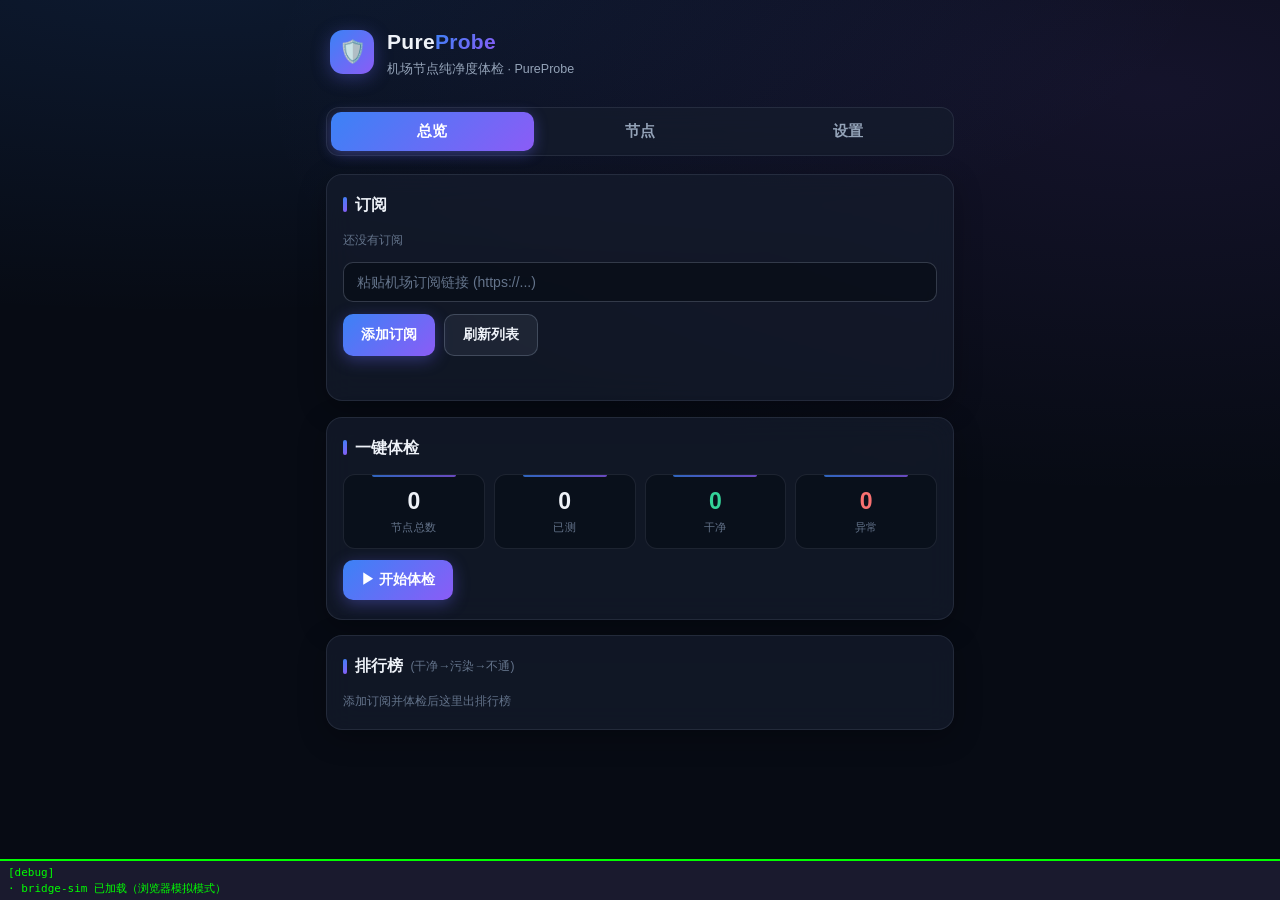
<file: app/src/main/assets/index.html>
<!DOCTYPE html>
<html lang="zh-CN">
<head>
<meta charset="UTF-8">
<meta name="viewport" content="width=device-width, initial-scale=1, viewport-fit=cover">
<title>PureProbe 节点体检</title>
<link rel="stylesheet" href="css/app.css">
</head>
<body>
<!-- 调试面板：业务JS崩溃也能显示错误（治理铁律） -->
<div id="debug-panel" style="position:fixed;bottom:0;left:0;right:0;z-index:9999;background:#1a1a2e;color:#0f0;font:11px/1.4 monospace;padding:4px 8px;display:none;max-height:35vh;overflow:auto;border-top:2px solid #0f0;">
  <div id="debug-panel-log">[debug]</div>
</div>
<script>
(function(){
  var panel = document.getElementById('debug-panel');
  var log = document.getElementById('debug-panel-log');
  var count = 0;
  window.__dbg = function(msg, isErr){
    panel.style.display = 'block';
    count++;
    var line = document.createElement('div');
    line.textContent = (isErr ? '\u2717 ' : '\u00b7 ') + String(msg).slice(0, 300);
    if (isErr) line.style.color = '#f55';
    log.appendChild(line);
    if (count > 50) { log.removeChild(log.firstChild); }
    panel.scrollTop = panel.scrollHeight;
  };
  window.onerror = function(msg, src, line, col){
    window.__dbg('JS错误: ' + msg + ' @' + (src||'').split('/').pop() + ':' + line + ':' + col, true);
  };
  window.addEventListener('unhandledrejection', function(e){
    window.__dbg('Promise拒绝: ' + (e.reason && e.reason.message || e.reason), true);
  });
  var toggle = 0;
  panel.addEventListener('click', function(){ if (++toggle % 2 === 0) panel.style.display = 'none'; });
})();
</script>

<div id="app">
  <header class="topbar">
    <div class="topbar-logo">🛡️</div>
    <div>
      <div class="topbar-title">Pure<em>Probe</em></div>
      <div class="topbar-sub">机场节点纯净度体检 · PureProbe</div>
    </div>
  </header>

  <nav class="tabs">
    <button class="tab active" data-tab="overview">总览</button>
    <button class="tab" data-tab="nodes">节点</button>
    <button class="tab" data-tab="settings">设置</button>
  </nav>

  <main id="tab-overview" class="tab-panel active">
    <section class="card">
      <h2>订阅</h2>
      <div id="sub-list"></div>
      <div class="row">
        <input type="url" id="sub-url-input" placeholder="粘贴机场订阅链接 (https://...)" autocomplete="off">
      </div>
      <div class="row">
        <button id="btn-add-sub" class="btn primary">添加订阅</button>
        <button id="btn-refresh-sub" class="btn">刷新列表</button>
      </div>
      <div id="sub-msg" class="msg"></div>
    </section>

    <section class="card">
      <h2>一键体检</h2>
      <div class="stat-grid">
        <div class="stat"><span id="stat-total">-</span><label>节点总数</label></div>
        <div class="stat"><span id="stat-tested">-</span><label>已测</label></div>
        <div class="stat"><span id="stat-clean">-</span><label>干净</label></div>
        <div class="stat"><span id="stat-bad">-</span><label>异常</label></div>
      </div>
      <div id="progress-wrap" class="progress-wrap hidden">
        <div class="progress-track"><div id="progress-bar" class="progress-bar"></div></div>
        <div id="progress-text" class="progress-text">待开始</div>
      </div>
      <div class="row">
        <button id="btn-start" class="btn primary">▶ 开始体检</button>
        <button id="btn-stop" class="btn danger hidden">■ 停止</button>
      </div>
    </section>

    <section class="card">
      <h2>排行榜 <span class="hint">(干净→污染→不通)</span></h2>
      <div id="rank-list" class="rank-list"></div>
    </section>
  </main>

  <main id="tab-nodes" class="tab-panel">
    <section class="card">
      <h2>全部节点 <span id="node-count" class="hint"></span></h2>
      <div class="row">
        <select id="filter-status">
          <option value="all">全部状态</option>
          <option value="clean">干净</option>
          <option value="polluted">污染</option>
          <option value="dead">不通</option>
          <option value="risky">高风险</option>
          <option value="unknown">未测</option>
        </select>
        <button id="btn-export" class="btn">导出干净节点</button>
      </div>
      <div id="node-list"></div>
    </section>
  </main>

  <main id="tab-settings" class="tab-panel">
    <section class="card">
      <h2>测试设置</h2>
      <label class="field">
        <span>并发数 (1-16，默认 8)</span>
        <input type="number" id="set-concurrency" min="1" max="16" value="8">
      </label>
      <label class="field">
        <span>单请求超时（秒）</span>
        <input type="number" id="set-timeout" min="2" max="15" value="5">
      </label>
      <label class="field">
        <span>缓存有效期（小时）</span>
        <input type="number" id="set-cache-hrs" min="1" max="168" value="24">
      </label>
      <label class="field checkbox">
        <input type="checkbox" id="set-incremental" checked>
        <span>增量模式（缓存内已测节点跳过）</span>
      </label>
      <div class="row">
        <button id="btn-save-settings" class="btn primary">保存设置</button>
        <button id="btn-clear-cache" class="btn danger">清除缓存</button>
      </div>
      <div id="set-msg" class="msg"></div>
    </section>
    <section class="card">
      <h2>关于</h2>
      <p class="hint">PureProbe v0.1.0 · mihomo 内核 (GPLv3)</p>
      <p class="hint">测试流量极小：每节点每轮 ≤3 个 204 探活请求</p>
      <p class="hint">订阅链接仅存本机，不上传任何服务器</p>
    </section>
    <section class="card">
      <h2>日志</h2>
      <div id="log-list" class="log-list"></div>
    </section>
  </main>
</div>

<script src="js/state.js"></script>
<script src="js/bridge-sim.js"></script>
<script src="js/bridge.js"></script>
<script src="js/render.js"></script>
<script src="js/test.js"></script>
<script src="js/init.js"></script>
</body>
</html>
</file>
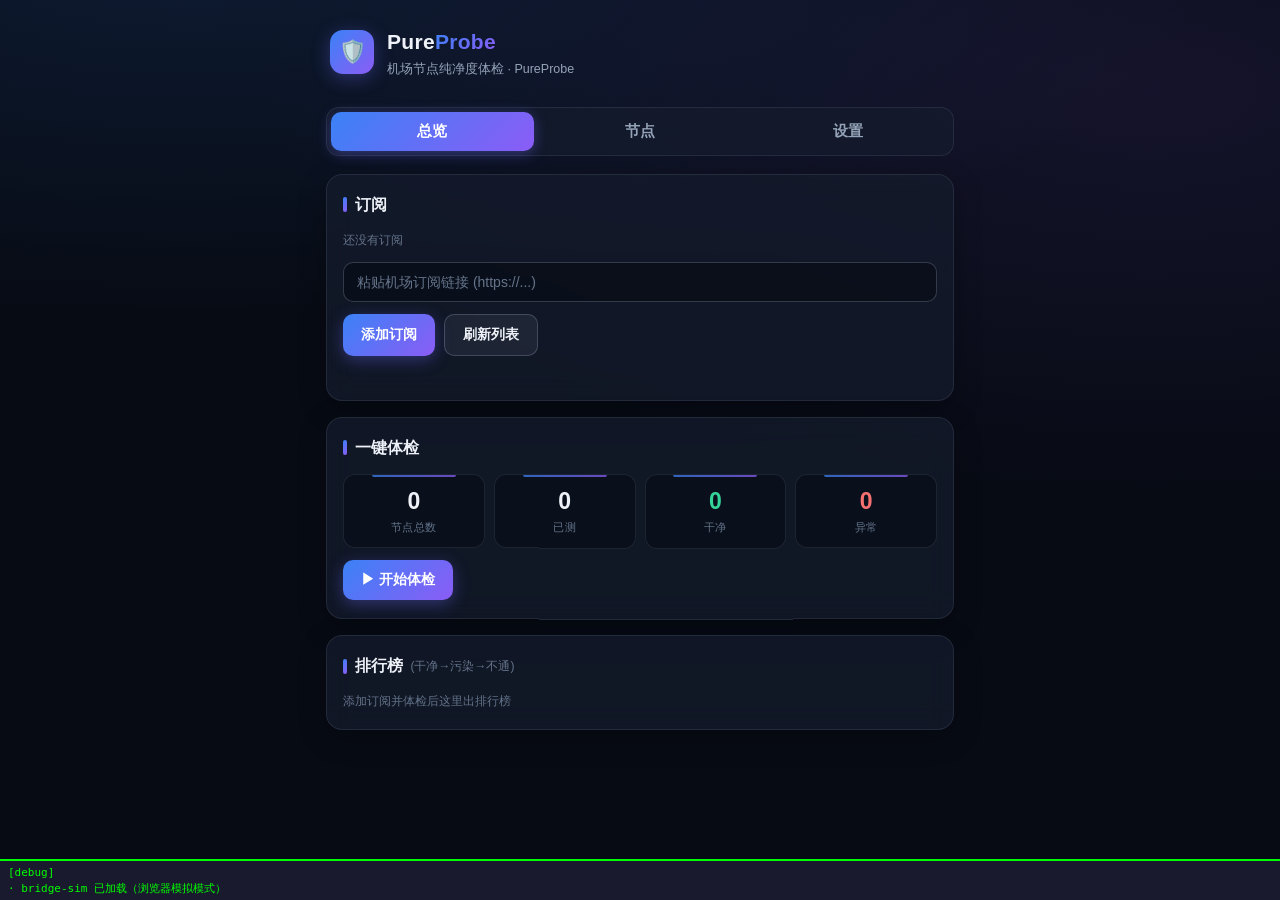
<file: preview/PureProbe-preview.html>
<!DOCTYPE html>
<html lang="zh-CN">
<head>
<meta charset="UTF-8">
<meta name="viewport" content="width=device-width, initial-scale=1, viewport-fit=cover">
<title>PureProbe 节点体检</title>
<style>
/* PureProbe app.css — v2 视觉升级：玻璃拟态 + 渐变高光 + 精致细节 */
:root {
  --bg: #070b14;
  --bg-glow-1: rgba(56, 130, 246, 0.13);
  --bg-glow-2: rgba(139, 92, 246, 0.10);
  --card: rgba(22, 28, 45, 0.72);
  --card-solid: #161c2d;
  --border: rgba(148, 163, 184, 0.14);
  --border-bright: rgba(148, 163, 184, 0.30);
  --text: #eef2f8;
  --dim: #94a3b8;
  --faint: #64748b;
  --green: #34d399;
  --red: #f87171;
  --yellow: #fbbf24;
  --blue: #60a5fa;
  --purple: #a78bfa;
  --accent-grad: linear-gradient(135deg, #3b82f6 0%, #8b5cf6 100%);
  --radius: 16px;
  --radius-sm: 10px;
}
* { box-sizing: border-box; margin: 0; padding: 0; -webkit-tap-highlight-color: transparent; }
html { scroll-behavior: smooth; }
body {
  background: var(--bg);
  color: var(--text);
  font: 15px/1.55 -apple-system, "PingFang SC", "HarmonyOS Sans", "Microsoft YaHei", sans-serif;
  padding-bottom: 48px;
  min-height: 100vh;
  background-image:
    radial-gradient(ellipse 80% 40% at 15% -5%, var(--bg-glow-1), transparent),
    radial-gradient(ellipse 70% 45% at 90% 10%, var(--bg-glow-2), transparent);
  background-attachment: fixed;
}
#app { max-width: 660px; margin: 0 auto; padding: 0 16px; }

/* ===== 顶栏 ===== */
.topbar {
  padding: 26px 4px 14px;
  display: flex; align-items: center; gap: 13px;
}
.topbar-logo {
  width: 44px; height: 44px; border-radius: 13px;
  background: var(--accent-grad);
  display: flex; align-items: center; justify-content: center;
  font-size: 22px;
  box-shadow: 0 4px 18px rgba(99, 102, 241, 0.35);
}
.topbar-title { font-size: 21px; font-weight: 800; letter-spacing: 0.3px; }
.topbar-title em {
  font-style: normal;
  background: var(--accent-grad);
  -webkit-background-clip: text; background-clip: text;
  -webkit-text-fill-color: transparent;
}
.topbar-sub { color: var(--dim); font-size: 12.5px; margin-top: 1px; }

/* ===== Tabs ===== */
.tabs {
  display: flex; gap: 5px; margin: 14px 0 18px;
  background: var(--card); border: 1px solid var(--border);
  border-radius: 13px; padding: 4px;
  backdrop-filter: blur(14px); -webkit-backdrop-filter: blur(14px);
}
.tab {
  flex: 1; padding: 10px 0; background: transparent; color: var(--dim);
  border: none; border-radius: 10px; font-size: 14.5px; font-weight: 600;
  cursor: pointer; transition: all 0.22s ease;
}
.tab.active {
  color: #fff; background: var(--accent-grad);
  box-shadow: 0 3px 14px rgba(99, 102, 241, 0.4);
}

.tab-panel { display: none; animation: fadeIn 0.28s ease; }
.tab-panel.active { display: block; }
@keyframes fadeIn { from { opacity: 0; transform: translateY(6px); } to { opacity: 1; transform: none; } }

/* ===== 卡片 ===== */
.card {
  background: var(--card);
  border: 1px solid var(--border);
  border-radius: var(--radius);
  padding: 18px 16px; margin-bottom: 16px;
  backdrop-filter: blur(14px); -webkit-backdrop-filter: blur(14px);
  box-shadow: 0 8px 28px rgba(0, 0, 0, 0.28);
}
.card h2 {
  font-size: 15.5px; font-weight: 700; margin-bottom: 14px;
  display: flex; align-items: center; gap: 8px;
}
.card h2::before {
  content: ""; width: 3.5px; height: 15px; border-radius: 2px;
  background: var(--accent-grad); flex-shrink: 0;
}
.hint { color: var(--faint); font-size: 12px; font-weight: 400; }

/* ===== 布局 ===== */
.row { display: flex; gap: 9px; margin-top: 12px; }
.row input[type=url], .row input[type=text] { flex: 1; }
.msg { min-height: 18px; font-size: 13px; margin-top: 8px; }
.msg.ok { color: var(--green); }
.msg.err { color: var(--red); }
.hidden { display: none !important; }

/* ===== 控件 ===== */
input[type=url], input[type=number], input[type=text], select {
  background: rgba(7, 11, 20, 0.65); color: var(--text);
  border: 1px solid var(--border-bright);
  border-radius: var(--radius-sm); padding: 11px 13px; font-size: 14px; width: 100%;
  transition: border-color 0.2s, box-shadow 0.2s;
  outline: none;
}
input:focus, select:focus {
  border-color: var(--blue);
  box-shadow: 0 0 0 3px rgba(96, 165, 250, 0.15);
}
input::placeholder { color: var(--faint); }
select { appearance: none; -webkit-appearance: none;
  background-image: url("data:image/svg+xml,%3Csvg xmlns='http://www.w3.org/2000/svg' width='10' height='6'%3E%3Cpath d='M1 1l4 4 4-4' stroke='%2394a3b8' stroke-width='1.6' fill='none' stroke-linecap='round'/%3E%3C/svg%3E");
  background-repeat: no-repeat; background-position: right 12px center;
  padding-right: 32px;
}
.field { display: block; margin-bottom: 13px; }
.field > span { display: block; font-size: 12.5px; color: var(--dim); margin-bottom: 5px; }
.field.checkbox { display: flex; align-items: center; gap: 9px; }
.field.checkbox input { width: auto; accent-color: #6366f1; transform: scale(1.25); }
.field.checkbox span { margin: 0; font-size: 14px; color: var(--text); }

.btn {
  background: rgba(148, 163, 184, 0.10); color: var(--text);
  border: 1px solid var(--border-bright);
  border-radius: var(--radius-sm); padding: 11px 18px;
  font-size: 14px; font-weight: 600; cursor: pointer;
  transition: all 0.18s ease;
}
.btn:active { transform: scale(0.96); }
.btn.primary {
  background: var(--accent-grad); border: none; color: #fff;
  box-shadow: 0 4px 16px rgba(99, 102, 241, 0.38);
}
.btn.danger { background: rgba(239, 68, 68, 0.14); border-color: rgba(239, 68, 68, 0.4); color: #fca5a5; }
.btn.tiny { padding: 5px 12px; font-size: 12px; border-radius: 8px; }

/* ===== 统计四宫格 ===== */
.stat-grid { display: grid; grid-template-columns: repeat(4, 1fr); gap: 9px; margin: 4px 0 6px; }
.stat {
  background: rgba(7, 11, 20, 0.55); border: 1px solid var(--border);
  border-radius: 12px; padding: 13px 4px 10px; text-align: center;
  position: relative; overflow: hidden;
}
.stat::before {
  content: ""; position: absolute; top: 0; left: 20%; right: 20%; height: 2px;
  border-radius: 0 0 3px 3px; background: var(--accent-grad); opacity: 0.75;
}
.stat span { font-size: 23px; font-weight: 800; display: block; line-height: 1.15; font-variant-numeric: tabular-nums; }
.stat:last-child span { color: var(--red); }
.stat:nth-child(3) span { color: var(--green); }
.stat label { font-size: 10.5px; color: var(--faint); letter-spacing: 0.4px; }

/* ===== 进度条 ===== */
.progress-wrap { margin-top: 14px; }
.progress-track {
  background: rgba(7, 11, 20, 0.65); border: 1px solid var(--border);
  border-radius: 99px; height: 12px; overflow: hidden;
}
.progress-bar {
  background: var(--accent-grad);
  height: 100%; width: 0; border-radius: 99px;
  transition: width 0.35s cubic-bezier(0.4, 0, 0.2, 1);
  position: relative;
}
.progress-bar::after {
  content: ""; position: absolute; inset: 0;
  background: linear-gradient(90deg, transparent, rgba(255,255,255,0.25), transparent);
  animation: shimmer 1.4s infinite;
}
@keyframes shimmer { from { transform: translateX(-100%); } to { transform: translateX(100%); } }
.progress-text { font-size: 12.5px; color: var(--dim); margin-top: 7px; font-variant-numeric: tabular-nums; }

/* ===== 订阅列表 ===== */
.sub-item {
  display: flex; align-items: center; justify-content: space-between;
  padding: 11px 2px; border-bottom: 1px solid var(--border);
}
.sub-item:last-child { border-bottom: none; }
.sub-main b { font-size: 14px; }
.sub-item .btn.tiny { background: rgba(239, 68, 68, 0.10); border-color: rgba(239, 68, 68, 0.3); color: #fca5a5; }

/* ===== 节点行 ===== */
.node-row {
  display: flex; align-items: center; gap: 11px;
  padding: 11px 13px; border: 1px solid var(--border);
  border-radius: 13px; margin-bottom: 8px;
  background: rgba(7, 11, 20, 0.5);
  transition: border-color 0.2s;
}
.node-row .rank {
  color: var(--purple); font-weight: 800; min-width: 26px; text-align: center;
  font-size: 15px; font-variant-numeric: tabular-nums;
}
.node-main { flex: 1; min-width: 0; }
.node-main b { display: block; font-size: 14px; white-space: nowrap; overflow: hidden; text-overflow: ellipsis; }
.node-main .hint { font-size: 11.5px; margin-top: 1px; }
.node-status {
  font-size: 11.5px; font-weight: 600; white-space: nowrap;
  padding: 4px 9px; border-radius: 99px;
}
.st-clean  { border-left: 3px solid var(--green); }
.st-clean  .node-status { background: rgba(52, 211, 153, 0.13); color: var(--green); }
.st-polluted { border-left: 3px solid var(--yellow); }
.st-polluted .node-status { background: rgba(251, 191, 36, 0.12); color: var(--yellow); }
.st-dead { border-left: 3px solid var(--red); opacity: 0.62; }
.st-dead .node-status { background: rgba(248, 113, 113, 0.12); color: var(--red); }
.st-risky { border-left: 3px solid var(--red); }
.st-risky .node-status { background: rgba(248, 113, 113, 0.12); color: var(--red); }
.st-unknown { border-left: 3px solid var(--border-bright); }
.st-unknown .node-status { background: rgba(148, 163, 184, 0.10); color: var(--faint); }

/* ===== 日志 ===== */
.log-list {
  max-height: 230px; overflow: auto;
  background: rgba(7, 11, 20, 0.6); border: 1px solid var(--border);
  border-radius: var(--radius-sm); padding: 9px 11px;
  font: 11.5px/1.7 ui-monospace, "SF Mono", monospace; color: var(--dim);
}
.log-line { border-bottom: 1px dashed rgba(148, 163, 184, 0.12); padding: 3px 0; word-break: break-all; }
.log-line:last-child { border-bottom: none; }

/* ===== 滚动条 ===== */
::-webkit-scrollbar { width: 5px; height: 5px; }
::-webkit-scrollbar-thumb { background: rgba(148, 163, 184, 0.25); border-radius: 3px; }
::-webkit-scrollbar-track { background: transparent; }

</style>
</head>
<body>
<!-- 调试面板：业务JS崩溃也能显示错误（治理铁律） -->
<div id="debug-panel" style="position:fixed;bottom:0;left:0;right:0;z-index:9999;background:#1a1a2e;color:#0f0;font:11px/1.4 monospace;padding:4px 8px;display:none;max-height:35vh;overflow:auto;border-top:2px solid #0f0;">
  <div id="debug-panel-log">[debug]</div>
</div>
<script>
(function(){
  var panel = document.getElementById('debug-panel');
  var log = document.getElementById('debug-panel-log');
  var count = 0;
  window.__dbg = function(msg, isErr){
    panel.style.display = 'block';
    count++;
    var line = document.createElement('div');
    line.textContent = (isErr ? '\u2717 ' : '\u00b7 ') + String(msg).slice(0, 300);
    if (isErr) line.style.color = '#f55';
    log.appendChild(line);
    if (count > 50) { log.removeChild(log.firstChild); }
    panel.scrollTop = panel.scrollHeight;
  };
  window.onerror = function(msg, src, line, col){
    window.__dbg('JS错误: ' + msg + ' @' + (src||'').split('/').pop() + ':' + line + ':' + col, true);
  };
  window.addEventListener('unhandledrejection', function(e){
    window.__dbg('Promise拒绝: ' + (e.reason && e.reason.message || e.reason), true);
  });
  var toggle = 0;
  panel.addEventListener('click', function(){ if (++toggle % 2 === 0) panel.style.display = 'none'; });
})();
</script>

<div id="app">
  <header class="topbar">
    <div class="topbar-logo">🛡️</div>
    <div>
      <div class="topbar-title">Pure<em>Probe</em></div>
      <div class="topbar-sub">机场节点纯净度体检 · PureProbe</div>
    </div>
  </header>

  <nav class="tabs">
    <button class="tab active" data-tab="overview">总览</button>
    <button class="tab" data-tab="nodes">节点</button>
    <button class="tab" data-tab="settings">设置</button>
  </nav>

  <main id="tab-overview" class="tab-panel active">
    <section class="card">
      <h2>订阅</h2>
      <div id="sub-list"></div>
      <div class="row">
        <input type="url" id="sub-url-input" placeholder="粘贴机场订阅链接 (https://...)" autocomplete="off">
      </div>
      <div class="row">
        <button id="btn-add-sub" class="btn primary">添加订阅</button>
        <button id="btn-refresh-sub" class="btn">刷新列表</button>
      </div>
      <div id="sub-msg" class="msg"></div>
    </section>

    <section class="card">
      <h2>一键体检</h2>
      <div class="stat-grid">
        <div class="stat"><span id="stat-total">-</span><label>节点总数</label></div>
        <div class="stat"><span id="stat-tested">-</span><label>已测</label></div>
        <div class="stat"><span id="stat-clean">-</span><label>干净</label></div>
        <div class="stat"><span id="stat-bad">-</span><label>异常</label></div>
      </div>
      <div id="progress-wrap" class="progress-wrap hidden">
        <div class="progress-track"><div id="progress-bar" class="progress-bar"></div></div>
        <div id="progress-text" class="progress-text">待开始</div>
      </div>
      <div class="row">
        <button id="btn-start" class="btn primary">▶ 开始体检</button>
        <button id="btn-stop" class="btn danger hidden">■ 停止</button>
      </div>
    </section>

    <section class="card">
      <h2>排行榜 <span class="hint">(干净→污染→不通)</span></h2>
      <div id="rank-list" class="rank-list"></div>
    </section>
  </main>

  <main id="tab-nodes" class="tab-panel">
    <section class="card">
      <h2>全部节点 <span id="node-count" class="hint"></span></h2>
      <div class="row">
        <select id="filter-status">
          <option value="all">全部状态</option>
          <option value="clean">干净</option>
          <option value="polluted">污染</option>
          <option value="dead">不通</option>
          <option value="risky">高风险</option>
          <option value="unknown">未测</option>
        </select>
        <button id="btn-export" class="btn">导出干净节点</button>
      </div>
      <div id="node-list"></div>
    </section>
  </main>

  <main id="tab-settings" class="tab-panel">
    <section class="card">
      <h2>测试设置</h2>
      <label class="field">
        <span>并发数 (1-16，默认 8)</span>
        <input type="number" id="set-concurrency" min="1" max="16" value="8">
      </label>
      <label class="field">
        <span>单请求超时（秒）</span>
        <input type="number" id="set-timeout" min="2" max="15" value="5">
      </label>
      <label class="field">
        <span>缓存有效期（小时）</span>
        <input type="number" id="set-cache-hrs" min="1" max="168" value="24">
      </label>
      <label class="field checkbox">
        <input type="checkbox" id="set-incremental" checked>
        <span>增量模式（缓存内已测节点跳过）</span>
      </label>
      <div class="row">
        <button id="btn-save-settings" class="btn primary">保存设置</button>
        <button id="btn-clear-cache" class="btn danger">清除缓存</button>
      </div>
      <div id="set-msg" class="msg"></div>
    </section>
    <section class="card">
      <h2>关于</h2>
      <p class="hint">PureProbe v0.1.0 · mihomo 内核 (GPLv3)</p>
      <p class="hint">测试流量极小：每节点每轮 ≤3 个 204 探活请求</p>
      <p class="hint">订阅链接仅存本机，不上传任何服务器</p>
    </section>
    <section class="card">
      <h2>日志</h2>
      <div id="log-list" class="log-list"></div>
    </section>
  </main>
</div>


<script>
/* PureProbe state.js — 全局状态，无 DOM 依赖 */
window.PureState = {
  subs: [],            // [{id, url, name, nodeCount, addedAt}]
  nodes: [],           // [{name, type, server, status, latency, exitIp, riskLevel, checkedAt}]
  settings: {
    concurrency: 8,
    timeoutSec: 5,
    cacheHours: 24,
    incremental: true
  },
  testing: false,
  progress: { tested: 0, total: 0, current: '' },

  load() {
    try {
      var raw = localStorage.getItem('pureprobe_state');
      if (raw) {
        var d = JSON.parse(raw);
        if (d.subs) this.subs = d.subs;
        if (d.nodes) this.nodes = d.nodes;
        if (d.settings) Object.assign(this.settings, d.settings);
      }
    } catch (e) { if (window.__dbg) __dbg('state.load: ' + e.message, true); }
  },
  save() {
    try {
      localStorage.setItem('pureprobe_state', JSON.stringify({
        subs: this.subs,
        nodes: this.nodes,
        settings: this.settings
      }));
    } catch (e) { if (window.__dbg) __dbg('state.save: ' + e.message, true); }
  },
  activeSub() {
    return this.subs.length ? this.subs[this.subs.length - 1] : null;
  },
  nodeByName(name) {
    for (var i = 0; i < this.nodes.length; i++) if (this.nodes[i].name === name) return this.nodes[i];
    return null;
  },
  summary() {
    var s = { total: this.nodes.length, tested: 0, clean: 0, bad: 0 };
    this.nodes.forEach(function (n) {
      if (n.status && n.status !== 'unknown') {
        s.tested++;
        if (n.status === 'clean') s.clean++; else s.bad++;
      }
    });
    return s;
  }
};

/* PureProbe bridge-sim.js — 浏览器模拟桥接（真机存在 window.AndroidPure 则跳过）
 * 与 bridge.js / JavaBridge 三处方法名必须一一对应（PROJECT_RULES） */
(function () {
  if (window.AndroidPure) return; // 真机环境，不用模拟

  var SIM_NODES = [
    { name: 'HK-01 IEPL', type: 'trojan', server: 'hk1.example.com' },
    { name: 'HK-02 IEPL', type: 'trojan', server: 'hk2.example.com' },
    { name: 'JP-01 BGP', type: 'vmess', server: 'jp1.example.com' },
    { name: 'SG-01', type: 'ss', server: 'sg1.example.com' },
    { name: 'US-01', type: 'vless', server: 'us1.example.com' },
    { name: 'TW-01', type: 'trojan', server: 'tw1.example.com' }
  ];
  // 模拟污染剧本：0死 1污染 2干净 3高风险 4干净 5不通
  var SIM_OUTCOME = ['dead', 'polluted', 'clean', 'risky', 'clean', 'dead'];

  var sim = {
    getSubs: function () {
      return JSON.stringify(window.PureState ? window.PureState.subs : []);
    },
    addSubscription: function (url) {
      var subs = window.PureState ? window.PureState.subs : [];
      var resp;
      if (!/^https?:\/\//.test(url)) {
        resp = { ok: false, error: 'URL 格式不对' };
      } else if (subs.some(function (s) { return s.url === url; })) {
        // 与真机一致：已存在 = 自动重拉（模拟直接成功）
        resp = { ok: true, count: SIM_NODES.length, nodes: SIM_NODES };
      } else {
        var sub = { id: 'sub-' + Date.now(), url: url, name: '模拟订阅', nodeCount: SIM_NODES.length, addedAt: Date.now() };
        subs.push(sub);
        resp = { ok: true, count: SIM_NODES.length, nodes: SIM_NODES };
      }
      // 与真机异步路径一致：走 onPureSubReady 回调
      setTimeout(function () { window.onPureSubReady && window.onPureSubReady(JSON.stringify(resp)); }, 100);
      return JSON.stringify({ ok: true, async: true });
    },
    removeSubscription: function (id) {
      var subs = window.PureState ? window.PureState.subs : [];
      window.PureState.subs = subs.filter(function (s) { return s.id !== id; });
      return JSON.stringify({ ok: true });
    },
    refreshSubscription: function (id) {
      var resp = { ok: true, count: SIM_NODES.length, nodes: SIM_NODES };
      setTimeout(function () { window.onPureSubReady && window.onPureSubReady(JSON.stringify(resp)); }, 100);
      return JSON.stringify({ ok: true, async: true });
    },
    getNodes: function () {
      return JSON.stringify(window.PureState ? window.PureState.nodes : []);
    },
    startTest: function (nodeNamesJson, concurrency, timeoutSec, incremental) {
      var names = JSON.parse(nodeNamesJson);
      var nodes = window.PureState.nodes;
      var i = 0;
      var timer = setInterval(function () {
        if (i >= names.length || (window.PureState && !window.PureState.testing)) {
          clearInterval(timer);
          window.onPureTestDone && window.onPureTestDone(JSON.stringify({ ok: true, tested: i }));
          return;
        }
        var n = window.PureState.nodeByName(names[i]);
        if (n) {
          n.status = SIM_OUTCOME[i % SIM_OUTCOME.length];
          n.latency = n.status === 'clean' ? 100 + i * 37 : null;
          n.exitIp = n.status === 'dead' ? null : '104.28.' + (i + 1) + '.' + (10 + i);
          n.riskLevel = n.status === 'risky' ? 'high' : (n.status === 'clean' ? 'low' : null);
          n.checkedAt = Date.now();
        }
        i++;
        window.onPureProgress && window.onPureProgress(JSON.stringify({
          tested: i, total: names.length, current: n ? n.name : ''
        }));
      }, 700); // 模拟每节点 0.7s
      return JSON.stringify({ ok: true });
    },
    stopTest: function () {
      if (window.PureState) window.PureState.testing = false;
      return JSON.stringify({ ok: true });
    },
    clearCache: function () {
      var nodes = window.PureState ? window.PureState.nodes : [];
      nodes.forEach(function (n) { n.status = 'unknown'; n.latency = null; n.exitIp = null; n.riskLevel = null; n.checkedAt = null; });
      return JSON.stringify({ ok: true });
    },
    saveSettings: function (json) {
      if (window.PureState) Object.assign(window.PureState.settings, JSON.parse(json));
      return JSON.stringify({ ok: true });
    },
    getSettings: function () {
      return JSON.stringify(window.PureState ? window.PureState.settings : {});
    }
  };

  window.AndroidPure = sim;
  window.AndroidPure.__sim = true; // 标记模拟模式，init.js 用于显示
  if (window.__dbg) __dbg('bridge-sim 已加载（浏览器模拟模式）');
})();

/* PureProbe bridge.js — JS 侧统一桥接封装。方法名与 bridge-sim.js / JavaBridge 一一对应 */
window.PureBridge = {
  call: function (method) {
    var args = Array.prototype.slice.call(arguments, 1);
    if (!window.AndroidPure || typeof window.AndroidPure[method] !== 'function') {
      return Promise.reject(new Error('桥接方法不存在: ' + method));
    }
    try {
      var raw = window.AndroidPure[method].apply(window.AndroidPure, args);
      var data = typeof raw === 'string' ? JSON.parse(raw) : raw;
      return Promise.resolve(data);
    } catch (e) {
      if (window.__dbg) __dbg('bridge.' + method + ': ' + e.message, true);
      return Promise.reject(e);
    }
  },
  // 便捷方法（与 JavaBridge/bridge-sim 方法名对应）
  getSubs: function () { return this.call('getSubs'); },
  addSubscription: function (url) { return this.call('addSubscription', url); },
  removeSubscription: function (id) { return this.call('removeSubscription', id); },
  refreshSubscription: function (id) { return this.call('refreshSubscription', id); },
  getNodes: function () { return this.call('getNodes'); },
  startTest: function (nodeNames, concurrency, timeoutSec, incremental) {
    return this.call('startTest', JSON.stringify(nodeNames), concurrency, timeoutSec, incremental);
  },
  stopTest: function () { return this.call('stopTest'); },
  clearCache: function () { return this.call('clearCache'); },
  saveSettings: function (settings) { return this.call('saveSettings', JSON.stringify(settings)); },
  getSettings: function () { return this.call('getSettings'); },

  // 原生回调入口（Java 调 window.onPureProgress / onPureTestDone / onPureSubReady，传 JSON 字符串）
  _progressCb: null, _doneCb: null, _subReadyCb: null,
  onProgress: function (cb) { this._progressCb = cb; },
  onDone: function (cb) { this._doneCb = cb; },
  onSubReady: function (cb) { this._subReadyCb = cb; }
};

window.onPureProgress = function (json) {
  try { PureBridge._progressCb && PureBridge._progressCb(JSON.parse(json)); }
  catch (e) { __dbg('onPureProgress: ' + e.message, true); }
};
window.onPureTestDone = function (json) {
  try { PureBridge._doneCb && PureBridge._doneCb(JSON.parse(json)); }
  catch (e) { __dbg('onPureTestDone: ' + e.message, true); }
};
window.onPureSubReady = function (json) {
  try { PureBridge._subReadyCb && PureBridge._subReadyCb(JSON.parse(json)); }
  catch (e) { __dbg('onPureSubReady: ' + e.message, true); }
};

/* PureProbe render.js — 全部 DOM 渲染。禁止未转义 innerHTML（用 esc()） */
(function () {
  function esc(s) {
    return String(s == null ? '' : s).replace(/[&<>"']/g, function (c) {
      return { '&': '&amp;', '<': '&lt;', '>': '&gt;', '"': '&quot;', "'": '&#39;' }[c];
    });
  }

  var STATUS_LABEL = { clean: '✅ 干净', polluted: '⚠️ 污染', dead: '⛔ 不通', risky: '🚫 高风险', unknown: '— 未测' };
  var STATUS_CLASS = { clean: 'st-clean', polluted: 'st-polluted', dead: 'st-dead', risky: 'st-risky', unknown: 'st-unknown' };
  var STATUS_ORDER = { clean: 0, polluted: 1, risky: 2, dead: 3, unknown: 4 };

  function el(id) { return document.getElementById(id); }

  window.PureRender = {
    esc: esc,

    renderSubs: function () {
      var box = el('sub-list');
      var subs = PureState.subs;
      if (!subs.length) { box.innerHTML = '<div class="hint">还没有订阅</div>'; return; }
      box.innerHTML = subs.map(function (s) {
        return '<div class="sub-item" data-id="' + esc(s.id) + '">' +
          '<div class="sub-main"><b>' + esc(s.name) + '</b>' +
          '<span class="hint"> ' + (s.nodeCount || '?') + ' 节点</span></div>' +
          '<button class="btn tiny btn-ref-sub" data-id="' + esc(s.id) + '">刷新</button>' +
          '<button class="btn tiny btn-del-sub" data-id="' + esc(s.id) + '">删除</button>' +
          '</div>';
      }).join('');
    },

    renderStats: function () {
      var s = PureState.summary();
      el('stat-total').textContent = s.total;
      el('stat-tested').textContent = s.tested;
      el('stat-clean').textContent = s.clean;
      el('stat-bad').textContent = s.bad;
    },

    renderProgress: function () {
      var p = PureState.progress;
      var wrap = el('progress-wrap');
      if (PureState.testing) wrap.classList.remove('hidden'); else wrap.classList.add('hidden');
      var pct = p.total ? Math.round(p.tested / p.total * 100) : 0;
      el('progress-bar').style.width = pct + '%';
      el('progress-text').textContent = PureState.testing
        ? ('测试中 ' + p.tested + '/' + p.total + ' · ' + (p.current || '…'))
        : (p.total ? '完成 ' + p.tested + '/' + p.total : '待开始');
      el('btn-start').classList.toggle('hidden', PureState.testing);
      el('btn-stop').classList.toggle('hidden', !PureState.testing);
    },

    nodeRow: function (n, rank) {
      var lat = n.latency != null ? n.latency + 'ms' : '—';
      var ip = n.exitIp || '—';
      var rankStr = rank != null ? '<span class="rank">' + rank + '</span>' : '';
      return '<div class="node-row ' + STATUS_CLASS[n.status || 'unknown'] + '">' +
        rankStr +
        '<div class="node-main"><b>' + esc(n.name) + '</b>' +
        '<span class="hint">' + esc(n.type || '') + ' · ' + esc(ip) + ' · ' + lat + '</span></div>' +
        '<span class="node-status">' + (STATUS_LABEL[n.status || 'unknown']) + '</span>' +
        '</div>';
    },

    renderRank: function () {
      var box = el('rank-list');
      var list = PureState.nodes.slice().sort(function (a, b) {
        var oa = STATUS_ORDER[a.status || 'unknown'], ob = STATUS_ORDER[b.status || 'unknown'];
        if (oa !== ob) return oa - ob;
        return (a.latency || 9999) - (b.latency || 9999);
      });
      if (!list.length) { box.innerHTML = '<div class="hint">添加订阅并体检后这里出排行榜</div>'; return; }
      box.innerHTML = list.slice(0, 50).map(function (n, i) { return PureRender.nodeRow(n, i + 1); }).join('');
    },

    renderNodeList: function (filter) {
      var box = el('node-list');
      var list = PureState.nodes.filter(function (n) {
        return filter === 'all' || (n.status || 'unknown') === filter;
      });
      el('node-count').textContent = '(' + list.length + ')';
      if (!list.length) { box.innerHTML = '<div class="hint">无匹配节点</div>'; return; }
      box.innerHTML = list.map(function (n) { return PureRender.nodeRow(n, null); }).join('');
    },

    renderLogs: function (logs) {
      el('log-list').innerHTML = logs.length
        ? logs.map(function (l) { return '<div class="log-line">' + esc(l) + '</div>'; }).join('')
        : '<div class="hint">无日志</div>';
    },

    renderAll: function () {
      this.renderSubs();
      this.renderStats();
      this.renderProgress();
      this.renderRank();
      this.renderNodeList(el('filter-status').value);
    }
  };
})();

/* PureProbe test.js — 体检流程编排（前端侧）：组装节点名单、调桥接、收进度 */
(function () {
  var logs = [];

  function log(msg) {
    logs.unshift(new Date().toLocaleTimeString() + ' ' + msg);
    if (logs.length > 100) logs.pop();
    PureRender.renderLogs(logs);
  }

  function freshNodes(incremental, cacheHours) {
    var now = Date.now();
    var cutoff = cacheHours * 3600 * 1000;
    return PureState.nodes.filter(function (n) {
      if (!incremental) return true;
      // 增量：缓存内已测且未过期的跳过
      if (n.status && n.status !== 'unknown' && n.checkedAt && (now - n.checkedAt) < cutoff) return false;
      return true;
    }).map(function (n) { return n.name; });
  }

  window.PureTest = {
    isRunning: function () { return PureState.testing; },

    start: function () {
      if (PureState.testing) return;
      if (!PureState.nodes.length) {
        PureRender.renderAll();
        PureTest.log('⚠️ 没有节点：先在上方添加订阅（需网络可直连机场）');
        return;
      }
      var names = freshNodes(PureState.settings.incremental, PureState.settings.cacheHours);
      if (!names.length) { log('增量模式下无待测节点（可清缓存或关闭增量）'); return; }
      PureState.testing = true;
      PureState.progress = { tested: 0, total: names.length, current: '' };
      PureState.save();
      PureRender.renderAll();
      log('开始体检 ' + names.length + ' 个节点，并发 ' + PureState.settings.concurrency);
      PureBridge.onProgress(function (p) {
        PureState.progress = p;
        PureRender.renderProgress();
      });
      PureBridge.onDone(function (r) {
        PureState.testing = false;
        PureState.save();
        PureRender.renderAll();
        log(r.ok ? ('体检完成，共测 ' + r.tested + ' 个') : ('体检失败: ' + (r.error || '未知')));
      });
      PureBridge.startTest(names, PureState.settings.concurrency, PureState.settings.timeoutSec, PureState.settings.incremental)
        .catch(function (e) {
          PureState.testing = false;
          PureRender.renderAll();
          log('启动失败: ' + e.message);
        });
    },

    stop: function () {
      if (!PureState.testing) return;
      PureBridge.stopTest().then(function () { log('已请求停止'); });
    },

    logs: function () { return logs; },
    log: log
  };
})();

/* PureProbe init.js — 入口：加载状态、绑定事件、首次渲染 */
(function () {
  function el(id) { return document.getElementById(id); }
  function msg(id, text, ok) {
    var box = el(id);
    box.textContent = text;
    box.className = 'msg ' + (ok ? 'ok' : 'err');
    setTimeout(function () { box.textContent = ''; }, 4000);
  }

  function switchTab(name) {
    document.querySelectorAll('.tab').forEach(function (t) {
      t.classList.toggle('active', t.dataset.tab === name);
    });
    document.querySelectorAll('.tab-panel').forEach(function (p) {
      p.classList.toggle('active', p.id === 'tab-' + name);
    });
  }

  function bind() {
    // Tab 切换
    document.querySelectorAll('.tab').forEach(function (t) {
      t.addEventListener('click', function () { switchTab(t.dataset.tab); });
    });

    // 订阅
    el('btn-add-sub').addEventListener('click', function () {
      var url = el('sub-url-input').value.trim();
      if (!url) { msg('sub-msg', '请先粘贴订阅链接', false); return; }
      setSubBusy(true, '拉取订阅中…（最长 20 秒）');
      msg('sub-msg', '正在启动内核并下载订阅…', true);
      PureBridge.addSubscription(url); // 异步：结果走 onPureSubReady 回调
    });

    function setSubBusy(busy, text) {
      var btn = el('btn-add-sub');
      btn.disabled = busy;
      btn.textContent = busy ? (text || '处理中…') : '添加订阅';
    }

    // 桥接异步结果：订阅就绪/失败（真机后台线程回调；模拟模式由 bridge-sim 直接 resolve）
    PureBridge.onSubReady(function (r) {
      setSubBusy(false);
      if (r.ok) {
        PureState.nodes = r.nodes || PureState.nodes;
        PureState.save();
        PureRender.renderAll();
        el('sub-url-input').value = '';
        msg('sub-msg', '订阅就绪，共 ' + (r.count != null ? r.count : PureState.nodes.length) + ' 个节点', true);
        PureTest.log('订阅就绪，共 ' + (r.count != null ? r.count : PureState.nodes.length) + ' 个节点');
      } else {
        msg('sub-msg', r.error || '订阅处理失败', false);
        PureTest.log('订阅失败: ' + (r.error || ''));
      }
    });

    el('btn-refresh-sub').addEventListener('click', function () {
      PureBridge.getSubs().then(function (subs) {
        PureState.subs = subs || [];
        PureRender.renderSubs();
        PureTest.log('订阅列表已刷新，共 ' + PureState.subs.length + ' 个');
      });
    });

    el('sub-list').addEventListener('click', function (ev) {
      var del = ev.target.closest('.btn-del-sub');
      if (del) {
        var id = del.dataset.id;
        PureBridge.removeSubscription(id).then(function (r) {
          if (r.ok) {
            PureState.subs = PureState.subs.filter(function (s) { return s.id !== id; });
            PureState.save();
            PureRender.renderAll();
            PureTest.log('订阅已删除');
          }
        });
        return;
      }
      var ref = ev.target.closest('.btn-ref-sub');
      if (ref) {
        var rid = ref.dataset.id;
        ref.textContent = '拉取中…';
        PureBridge.refreshSubscription(rid); // 异步：结果走 onPureSubReady
      }
    });

    // 体检
    el('btn-start').addEventListener('click', function () { PureTest.start(); });
    el('btn-stop').addEventListener('click', function () { PureTest.stop(); });

    // 节点列表
    el('filter-status').addEventListener('change', function () {
      PureRender.renderNodeList(this.value);
    });

    el('btn-export').addEventListener('click', function () {
      var clean = PureState.nodes.filter(function (n) { return n.status === 'clean'; })
        .sort(function (a, b) { return (a.latency || 9999) - (b.latency || 9999); });
      if (!clean.length) { PureTest.log('没有干净节点可导出'); return; }
      var text = clean.map(function (n, i) {
        return (i + 1) + '. ' + n.name + '  ' + (n.latency || '-') + 'ms  ' + (n.exitIp || '');
      }).join('\n');
      var done = function () { PureTest.log('已导出 ' + clean.length + ' 个干净节点'); };
      if (navigator.clipboard && navigator.clipboard.writeText) {
        navigator.clipboard.writeText(text).then(done, function () { PureTest.log('复制失败，请手动选择'); });
      } else { done(); }
    });

    // 设置
    el('btn-save-settings').addEventListener('click', function () {
      var c = parseInt(el('set-concurrency').value, 10) || 8;
      var t = parseInt(el('set-timeout').value, 10) || 5;
      var h = parseInt(el('set-cache-hrs').value, 10) || 24;
      PureState.settings = {
        concurrency: Math.min(16, Math.max(1, c)),
        timeoutSec: Math.min(15, Math.max(2, t)),
        cacheHours: Math.min(168, Math.max(1, h)),
        incremental: el('set-incremental').checked
      };
      PureBridge.saveSettings(PureState.settings).then(function (r) {
        if (r.ok) {
          PureState.save();
          PureRender.renderAll();
          msg('set-msg', '设置已保存', true);
        }
      });
    });

    el('btn-clear-cache').addEventListener('click', function () {
      PureBridge.clearCache().then(function (r) {
        if (r.ok) {
          PureState.save();
          PureRender.renderAll();
          msg('set-msg', '缓存已清除', true);
          PureTest.log('缓存已清除');
        }
      });
    });
  }

  function loadSettingsForm() {
    el('set-concurrency').value = PureState.settings.concurrency;
    el('set-timeout').value = PureState.settings.timeoutSec;
    el('set-cache-hrs').value = PureState.settings.cacheHours;
    el('set-incremental').checked = !!PureState.settings.incremental;
  }

  document.addEventListener('DOMContentLoaded', function () {
    PureState.load();
    loadSettingsForm();
    bind();
    // 首次从桥接同步（真机时桥接侧有持久数据）
    PureBridge.getSubs().then(function (subs) {
      if (subs && subs.length) { PureState.subs = subs; }
      return PureBridge.getNodes();
    }).then(function (nodes) {
      if (nodes && nodes.length) { PureState.nodes = nodes; }
      PureRender.renderAll();
      PureTest.log('PureProbe 就绪' + (window.AndroidPure && !window.AndroidPure.__sim ? '（真机模式）' : '（浏览器模拟模式）'));
      // 有订阅但没节点（历史版本存了订阅没拉到）→ 自动补拉（真机侧已异步化，不阻塞桥）
      if (PureState.subs.length && !PureState.nodes.length) {
        PureTest.log('检测到有订阅但无节点，自动重新拉取…');
        PureBridge.refreshSubscription(PureState.subs[PureState.subs.length - 1].id);
      }
    }).catch(function (e) {
      PureRender.renderAll();
      __dbg('初始化桥接失败: ' + e.message, true);
    });
  });
})();


</script>
</body>
</html>
</file>
<file: app/src/main/assets/css/app.css>
/* PureProbe app.css — v2 视觉升级：玻璃拟态 + 渐变高光 + 精致细节 */
:root {
  --bg: #070b14;
  --bg-glow-1: rgba(56, 130, 246, 0.13);
  --bg-glow-2: rgba(139, 92, 246, 0.10);
  --card: rgba(22, 28, 45, 0.72);
  --card-solid: #161c2d;
  --border: rgba(148, 163, 184, 0.14);
  --border-bright: rgba(148, 163, 184, 0.30);
  --text: #eef2f8;
  --dim: #94a3b8;
  --faint: #64748b;
  --green: #34d399;
  --red: #f87171;
  --yellow: #fbbf24;
  --blue: #60a5fa;
  --purple: #a78bfa;
  --accent-grad: linear-gradient(135deg, #3b82f6 0%, #8b5cf6 100%);
  --radius: 16px;
  --radius-sm: 10px;
}
* { box-sizing: border-box; margin: 0; padding: 0; -webkit-tap-highlight-color: transparent; }
html { scroll-behavior: smooth; }
body {
  background: var(--bg);
  color: var(--text);
  font: 15px/1.55 -apple-system, "PingFang SC", "HarmonyOS Sans", "Microsoft YaHei", sans-serif;
  padding-bottom: 48px;
  min-height: 100vh;
  background-image:
    radial-gradient(ellipse 80% 40% at 15% -5%, var(--bg-glow-1), transparent),
    radial-gradient(ellipse 70% 45% at 90% 10%, var(--bg-glow-2), transparent);
  background-attachment: fixed;
}
#app { max-width: 660px; margin: 0 auto; padding: 0 16px; }

/* ===== 顶栏 ===== */
.topbar {
  padding: 26px 4px 14px;
  display: flex; align-items: center; gap: 13px;
}
.topbar-logo {
  width: 44px; height: 44px; border-radius: 13px;
  background: var(--accent-grad);
  display: flex; align-items: center; justify-content: center;
  font-size: 22px;
  box-shadow: 0 4px 18px rgba(99, 102, 241, 0.35);
}
.topbar-title { font-size: 21px; font-weight: 800; letter-spacing: 0.3px; }
.topbar-title em {
  font-style: normal;
  background: var(--accent-grad);
  -webkit-background-clip: text; background-clip: text;
  -webkit-text-fill-color: transparent;
}
.topbar-sub { color: var(--dim); font-size: 12.5px; margin-top: 1px; }

/* ===== Tabs ===== */
.tabs {
  display: flex; gap: 5px; margin: 14px 0 18px;
  background: var(--card); border: 1px solid var(--border);
  border-radius: 13px; padding: 4px;
  backdrop-filter: blur(14px); -webkit-backdrop-filter: blur(14px);
}
.tab {
  flex: 1; padding: 10px 0; background: transparent; color: var(--dim);
  border: none; border-radius: 10px; font-size: 14.5px; font-weight: 600;
  cursor: pointer; transition: all 0.22s ease;
}
.tab.active {
  color: #fff; background: var(--accent-grad);
  box-shadow: 0 3px 14px rgba(99, 102, 241, 0.4);
}

.tab-panel { display: none; animation: fadeIn 0.28s ease; }
.tab-panel.active { display: block; }
@keyframes fadeIn { from { opacity: 0; transform: translateY(6px); } to { opacity: 1; transform: none; } }

/* ===== 卡片 ===== */
.card {
  background: var(--card);
  border: 1px solid var(--border);
  border-radius: var(--radius);
  padding: 18px 16px; margin-bottom: 16px;
  backdrop-filter: blur(14px); -webkit-backdrop-filter: blur(14px);
  box-shadow: 0 8px 28px rgba(0, 0, 0, 0.28);
}
.card h2 {
  font-size: 15.5px; font-weight: 700; margin-bottom: 14px;
  display: flex; align-items: center; gap: 8px;
}
.card h2::before {
  content: ""; width: 3.5px; height: 15px; border-radius: 2px;
  background: var(--accent-grad); flex-shrink: 0;
}
.hint { color: var(--faint); font-size: 12px; font-weight: 400; }

/* ===== 布局 ===== */
.row { display: flex; gap: 9px; margin-top: 12px; }
.row input[type=url], .row input[type=text] { flex: 1; }
.msg { min-height: 18px; font-size: 13px; margin-top: 8px; }
.msg.ok { color: var(--green); }
.msg.err { color: var(--red); }
.hidden { display: none !important; }

/* ===== 控件 ===== */
input[type=url], input[type=number], input[type=text], select {
  background: rgba(7, 11, 20, 0.65); color: var(--text);
  border: 1px solid var(--border-bright);
  border-radius: var(--radius-sm); padding: 11px 13px; font-size: 14px; width: 100%;
  transition: border-color 0.2s, box-shadow 0.2s;
  outline: none;
}
input:focus, select:focus {
  border-color: var(--blue);
  box-shadow: 0 0 0 3px rgba(96, 165, 250, 0.15);
}
input::placeholder { color: var(--faint); }
select { appearance: none; -webkit-appearance: none;
  background-image: url("data:image/svg+xml,%3Csvg xmlns='http://www.w3.org/2000/svg' width='10' height='6'%3E%3Cpath d='M1 1l4 4 4-4' stroke='%2394a3b8' stroke-width='1.6' fill='none' stroke-linecap='round'/%3E%3C/svg%3E");
  background-repeat: no-repeat; background-position: right 12px center;
  padding-right: 32px;
}
.field { display: block; margin-bottom: 13px; }
.field > span { display: block; font-size: 12.5px; color: var(--dim); margin-bottom: 5px; }
.field.checkbox { display: flex; align-items: center; gap: 9px; }
.field.checkbox input { width: auto; accent-color: #6366f1; transform: scale(1.25); }
.field.checkbox span { margin: 0; font-size: 14px; color: var(--text); }

.btn {
  background: rgba(148, 163, 184, 0.10); color: var(--text);
  border: 1px solid var(--border-bright);
  border-radius: var(--radius-sm); padding: 11px 18px;
  font-size: 14px; font-weight: 600; cursor: pointer;
  transition: all 0.18s ease;
}
.btn:active { transform: scale(0.96); }
.btn.primary {
  background: var(--accent-grad); border: none; color: #fff;
  box-shadow: 0 4px 16px rgba(99, 102, 241, 0.38);
}
.btn.danger { background: rgba(239, 68, 68, 0.14); border-color: rgba(239, 68, 68, 0.4); color: #fca5a5; }
.btn.tiny { padding: 5px 12px; font-size: 12px; border-radius: 8px; }

/* ===== 统计四宫格 ===== */
.stat-grid { display: grid; grid-template-columns: repeat(4, 1fr); gap: 9px; margin: 4px 0 6px; }
.stat {
  background: rgba(7, 11, 20, 0.55); border: 1px solid var(--border);
  border-radius: 12px; padding: 13px 4px 10px; text-align: center;
  position: relative; overflow: hidden;
}
.stat::before {
  content: ""; position: absolute; top: 0; left: 20%; right: 20%; height: 2px;
  border-radius: 0 0 3px 3px; background: var(--accent-grad); opacity: 0.75;
}
.stat span { font-size: 23px; font-weight: 800; display: block; line-height: 1.15; font-variant-numeric: tabular-nums; }
.stat:last-child span { color: var(--red); }
.stat:nth-child(3) span { color: var(--green); }
.stat label { font-size: 10.5px; color: var(--faint); letter-spacing: 0.4px; }

/* ===== 进度条 ===== */
.progress-wrap { margin-top: 14px; }
.progress-track {
  background: rgba(7, 11, 20, 0.65); border: 1px solid var(--border);
  border-radius: 99px; height: 12px; overflow: hidden;
}
.progress-bar {
  background: var(--accent-grad);
  height: 100%; width: 0; border-radius: 99px;
  transition: width 0.35s cubic-bezier(0.4, 0, 0.2, 1);
  position: relative;
}
.progress-bar::after {
  content: ""; position: absolute; inset: 0;
  background: linear-gradient(90deg, transparent, rgba(255,255,255,0.25), transparent);
  animation: shimmer 1.4s infinite;
}
@keyframes shimmer { from { transform: translateX(-100%); } to { transform: translateX(100%); } }
.progress-text { font-size: 12.5px; color: var(--dim); margin-top: 7px; font-variant-numeric: tabular-nums; }

/* ===== 订阅列表 ===== */
.sub-item {
  display: flex; align-items: center; justify-content: space-between;
  padding: 11px 2px; border-bottom: 1px solid var(--border);
}
.sub-item:last-child { border-bottom: none; }
.sub-main b { font-size: 14px; }
.sub-item .btn.tiny { background: rgba(239, 68, 68, 0.10); border-color: rgba(239, 68, 68, 0.3); color: #fca5a5; }

/* ===== 节点行 ===== */
.node-row {
  display: flex; align-items: center; gap: 11px;
  padding: 11px 13px; border: 1px solid var(--border);
  border-radius: 13px; margin-bottom: 8px;
  background: rgba(7, 11, 20, 0.5);
  transition: border-color 0.2s;
}
.node-row .rank {
  color: var(--purple); font-weight: 800; min-width: 26px; text-align: center;
  font-size: 15px; font-variant-numeric: tabular-nums;
}
.node-main { flex: 1; min-width: 0; }
.node-main b { display: block; font-size: 14px; white-space: nowrap; overflow: hidden; text-overflow: ellipsis; }
.node-main .hint { font-size: 11.5px; margin-top: 1px; }
.node-status {
  font-size: 11.5px; font-weight: 600; white-space: nowrap;
  padding: 4px 9px; border-radius: 99px;
}
.st-clean  { border-left: 3px solid var(--green); }
.st-clean  .node-status { background: rgba(52, 211, 153, 0.13); color: var(--green); }
.st-polluted { border-left: 3px solid var(--yellow); }
.st-polluted .node-status { background: rgba(251, 191, 36, 0.12); color: var(--yellow); }
.st-dead { border-left: 3px solid var(--red); opacity: 0.62; }
.st-dead .node-status { background: rgba(248, 113, 113, 0.12); color: var(--red); }
.st-risky { border-left: 3px solid var(--red); }
.st-risky .node-status { background: rgba(248, 113, 113, 0.12); color: var(--red); }
.st-unknown { border-left: 3px solid var(--border-bright); }
.st-unknown .node-status { background: rgba(148, 163, 184, 0.10); color: var(--faint); }

/* ===== 日志 ===== */
.log-list {
  max-height: 230px; overflow: auto;
  background: rgba(7, 11, 20, 0.6); border: 1px solid var(--border);
  border-radius: var(--radius-sm); padding: 9px 11px;
  font: 11.5px/1.7 ui-monospace, "SF Mono", monospace; color: var(--dim);
}
.log-line { border-bottom: 1px dashed rgba(148, 163, 184, 0.12); padding: 3px 0; word-break: break-all; }
.log-line:last-child { border-bottom: none; }

/* ===== 滚动条 ===== */
::-webkit-scrollbar { width: 5px; height: 5px; }
::-webkit-scrollbar-thumb { background: rgba(148, 163, 184, 0.25); border-radius: 3px; }
::-webkit-scrollbar-track { background: transparent; }
</file>
